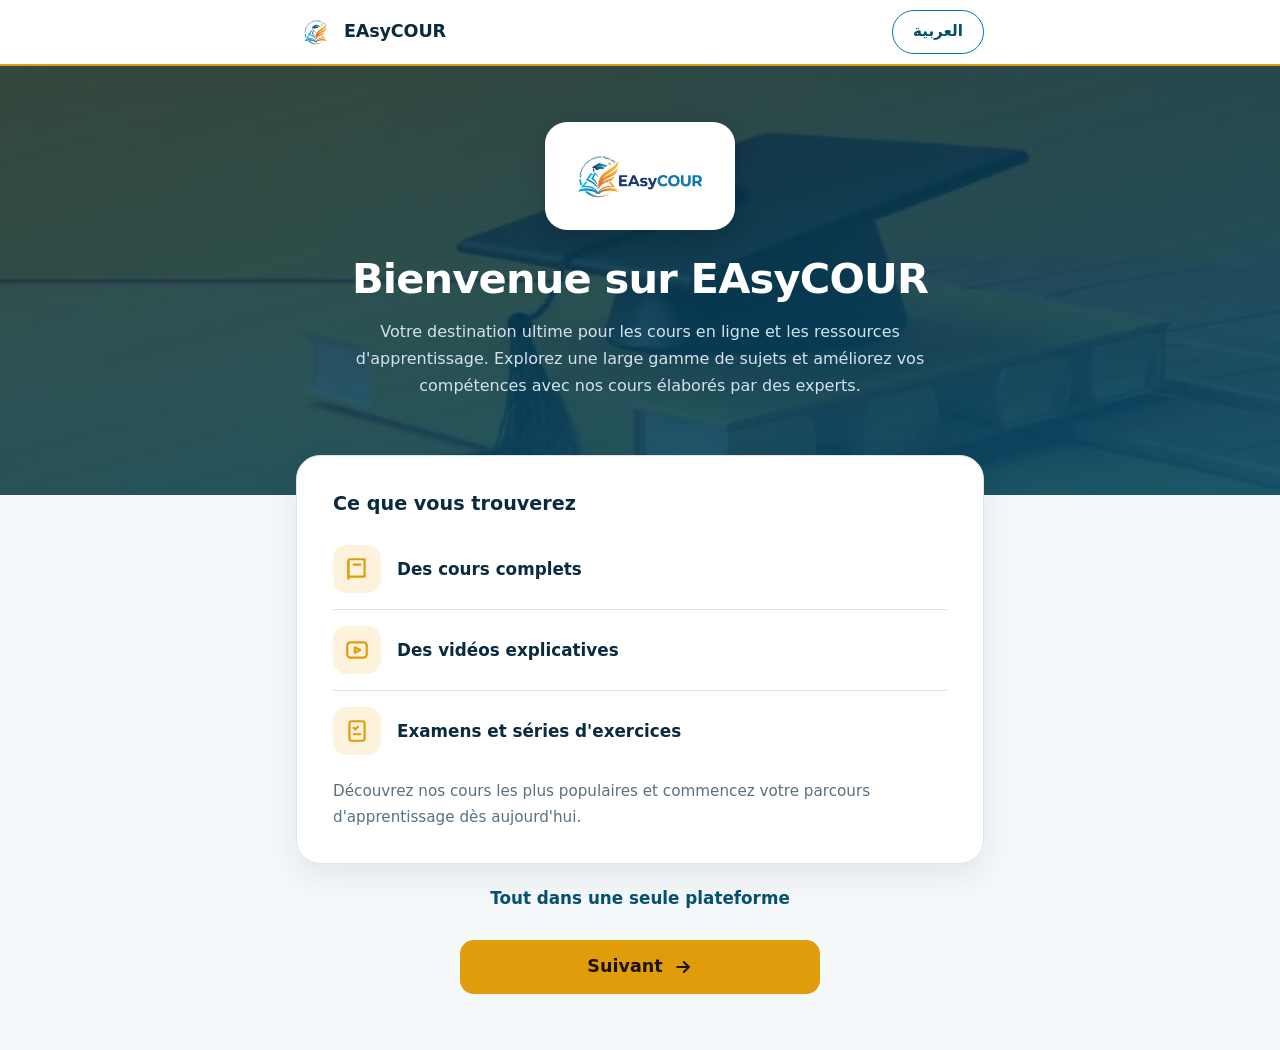
<file: index.html>
<!DOCTYPE html>
<html lang="fr" dir="ltr">
<head>
    <meta charset="UTF-8">
    <meta name="viewport" content="width=device-width, initial-scale=1.0, viewport-fit=cover">
    <meta name="theme-color" content="#0a2a3f">
    <title>EAsyCOUR - Cours, vidéos et exercices</title>
    <meta name="description" content="EAsyCOUR : cours complets, vidéos explicatives, examens et séries d'exercices du primaire au supérieur.">
    <link rel="preconnect" href="https://fonts.googleapis.com">
    <link rel="preconnect" href="https://fonts.gstatic.com" crossorigin>
    <link rel="stylesheet" href="https://fonts.googleapis.com/css2?family=Cairo:wght@400;700;800&display=swap" media="print" onload="this.media='all'">
    <noscript><link rel="stylesheet" href="https://fonts.googleapis.com/css2?family=Cairo:wght@400;700;800&display=swap"></noscript>
    <link rel="stylesheet" href="index.css">
</head>
<body>
    <header class="site-header">
        <div class="site-header__inner">
            <div class="brand">
                <img src="logo/logo1.png" alt="" onerror="this.style.display='none'">
                <span>EAsyCOUR</span>
            </div>
            <button id="lang-btn" class="lang-btn" type="button" aria-label="Changer de langue / تغيير اللغة">العربية</button>
        </div>
    </header>

    <main>
        <section class="hero">
            <div class="hero__inner">
                <div class="hero__logo">
                    <img src="logo/logo.png" alt="EAsyCOUR" onerror="this.replaceWith(Object.assign(document.createElement('span'),{className:'hero__logo-text',textContent:'EAsyCOUR'}))">
                </div>
                <h1 data-i18n="title">Bienvenue sur EAsyCOUR</h1>
                <p data-i18n="intro">Votre destination ultime pour les cours en ligne et les ressources d'apprentissage. Explorez une large gamme de sujets et améliorez vos compétences avec nos cours élaborés par des experts.</p>
            </div>
        </section>

        <div class="content">
            <section class="panel">
                <h2 data-i18n="featured">Ce que vous trouverez</h2>
                <ul class="features">
                    <li>
                        <span class="features__icon" aria-hidden="true">
                            <svg viewBox="0 0 24 24" fill="none" stroke="currentColor" stroke-width="2" stroke-linecap="round" stroke-linejoin="round"><path d="M4 5a2 2 0 0 1 2-2h13v16H6a2 2 0 0 0-2 2z"/><path d="M4 19V5"/><path d="M9 8h6"/></svg>
                        </span>
                        <span data-i18n="f1">Des cours complets</span>
                    </li>
                    <li>
                        <span class="features__icon" aria-hidden="true">
                            <svg viewBox="0 0 24 24" fill="none" stroke="currentColor" stroke-width="2" stroke-linecap="round" stroke-linejoin="round"><rect x="3" y="5" width="18" height="14" rx="3"/><path d="m10 9.5 5 2.5-5 2.5z"/></svg>
                        </span>
                        <span data-i18n="f2">Des vidéos explicatives</span>
                    </li>
                    <li>
                        <span class="features__icon" aria-hidden="true">
                            <svg viewBox="0 0 24 24" fill="none" stroke="currentColor" stroke-width="2" stroke-linecap="round" stroke-linejoin="round"><rect x="5" y="3" width="14" height="18" rx="2"/><path d="m9 9 1.5 1.5L13 8"/><path d="M9 15h6"/></svg>
                        </span>
                        <span data-i18n="f3">Examens et séries d'exercices</span>
                    </li>
                </ul>
                <p class="panel__note" data-i18n="note">Découvrez nos cours les plus populaires et commencez votre parcours d'apprentissage dès aujourd'hui.</p>
            </section>

            <p class="tagline" data-i18n="tagline">Tout dans une seule plateforme</p>
        </div>
    </main>

    <div class="cta-bar">
        <div class="cta-bar__inner">
            <button id="next-btn" class="cta" type="button">
                <span data-i18n="next">Suivant</span>
                <svg viewBox="0 0 24 24" fill="none" stroke="currentColor" stroke-width="2.5" stroke-linecap="round" stroke-linejoin="round" aria-hidden="true"><path d="M5 12h14"/><path d="m13 6 6 6-6 6"/></svg>
            </button>
        </div>
    </div>

    <script>
        var NEXT_PAGE = "home.html";

        var I18N = {
            fr: {
                title: "Bienvenue sur EAsyCOUR",
                intro: "Votre destination ultime pour les cours en ligne et les ressources d'apprentissage. Explorez une large gamme de sujets et améliorez vos compétences avec nos cours élaborés par des experts.",
                featured: "Ce que vous trouverez",
                f1: "Des cours complets",
                f2: "Des vidéos explicatives",
                f3: "Examens et séries d'exercices",
                note: "Découvrez nos cours les plus populaires et commencez votre parcours d'apprentissage dès aujourd'hui.",
                tagline: "Tout dans une seule plateforme",
                next: "Suivant",
                btn: "العربية"
            },
            ar: {
                title: "مرحباً بك في EAsyCOUR",
                intro: "وجهتك المثالية للدروس عبر الإنترنت وموارد التعلم. استكشف مجموعة واسعة من المواضيع وطوّر مهاراتك مع دروس أعدّها خبراء.",
                featured: "ما ستجده على المنصة",
                f1: "دروس كاملة",
                f2: "فيديوهات شرح",
                f3: "امتحانات وسلاسل تمارين",
                note: "اكتشف دروسنا الأكثر شعبية وابدأ رحلة التعلم اليوم.",
                tagline: "كل شيء في منصة واحدة",
                next: "التالي",
                btn: "Français"
            }
        };

        var currentLang = "fr";

        function applyLang(lang) {
            currentLang = lang;
            var t = I18N[lang];
            document.documentElement.lang = lang;
            document.documentElement.dir = lang === "ar" ? "rtl" : "ltr";
            document.querySelectorAll("[data-i18n]").forEach(function (el) {
                var key = el.getAttribute("data-i18n");
                if (t[key]) el.textContent = t[key];
            });
            document.getElementById("lang-btn").textContent = t.btn;
            try { localStorage.setItem("easycour_lang", lang); } catch (e) {}
        }

        function toggleLang() {
            applyLang(currentLang === "fr" ? "ar" : "fr");
        }

        function goNext() {
            window.location.href = NEXT_PAGE;
        }

        document.getElementById("lang-btn").addEventListener("click", toggleLang);
        document.getElementById("next-btn").addEventListener("click", goNext);

        (function () {
            var saved = null;
            try { saved = localStorage.getItem("easycour_lang"); } catch (e) {}
            if (saved === "ar") applyLang("ar");
        })();
    </script>
</body>
</html>
</file>
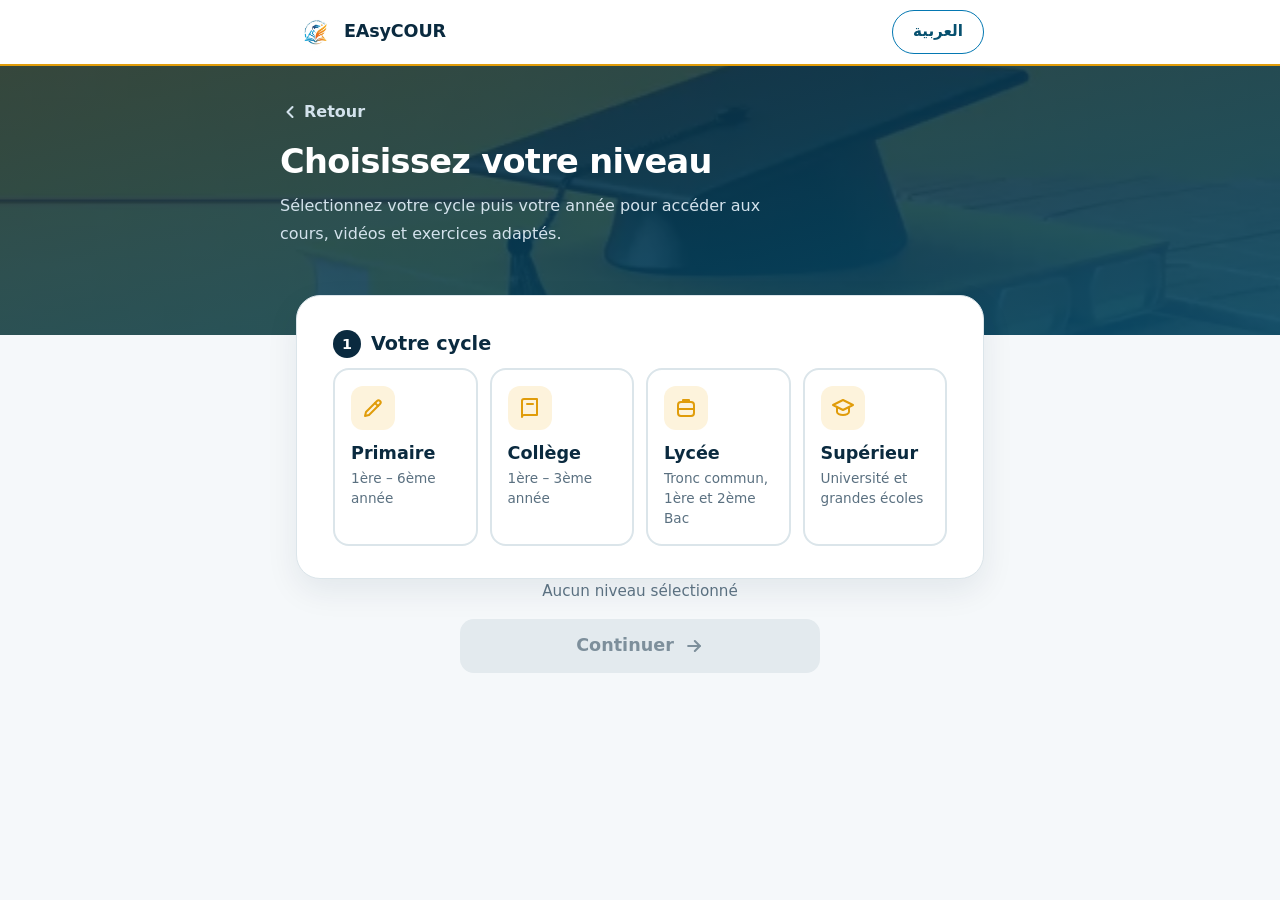
<file: courses.html>
<!DOCTYPE html>
<html lang="fr" dir="ltr">
<head>
    <meta charset="UTF-8">
    <meta name="viewport" content="width=device-width, initial-scale=1.0, viewport-fit=cover">
    <meta name="theme-color" content="#0a2a3f">
    <title>EAsyCOUR - Matières</title>
    <meta name="description" content="Choisissez une matière pour accéder aux cours, vidéos, exercices et examens.">
    <link rel="preconnect" href="https://fonts.googleapis.com">
    <link rel="preconnect" href="https://fonts.gstatic.com" crossorigin>
    <link rel="stylesheet" href="https://fonts.googleapis.com/css2?family=Cairo:wght@400;700;800&display=swap" media="print" onload="this.media='all'">
    <noscript><link rel="stylesheet" href="https://fonts.googleapis.com/css2?family=Cairo:wght@400;700;800&display=swap"></noscript>
    <link rel="stylesheet" href="index.css">
    <link rel="stylesheet" href="home.css">
    <link rel="stylesheet" href="courses.css">
</head>
<body class="plain">
    <header class="site-header">
        <div class="site-header__inner">
            <a class="brand" href="index.html">
                <img src="logo/logo1.png" alt="" onerror="this.style.display='none'">
                <span>EAsyCOUR</span>
            </a>
            <button id="lang-btn" class="lang-btn" type="button" aria-label="Changer de langue / تغيير اللغة">العربية</button>
        </div>
    </header>

    <main>
        <section class="hero hero--compact">
            <div class="hero__inner">
                <a class="back-link" href="home.html">
                    <svg viewBox="0 0 24 24" fill="none" stroke="currentColor" stroke-width="2.5" stroke-linecap="round" stroke-linejoin="round" aria-hidden="true"><path d="m15 6-6 6 6 6"/></svg>
                    <span data-i18n="back">Retour</span>
                </a>
                <h1 data-i18n="title">Vos matières</h1>
                <p data-i18n="intro">Choisissez une matière pour accéder aux cours, vidéos, exercices et examens.</p>
            </div>
        </section>

        <div class="content">
            <section class="panel">
                <div class="level-pill">
                    <span id="level-name"></span>
                    <a href="home.html" data-i18n="change">Changer de niveau</a>
                </div>
                <ul id="subject-grid" class="subject-grid"></ul>
            </section>
        </div>
    </main>

    <footer class="site-footer"><span data-i18n="footer"></span></footer>

    <script src="content.js"></script>
    <script src="shared.js"></script>
    <script>
        if (!EC.level()) {
            location.replace("home.html");
        } else {
            EC.init({
                fr: { title: "Vos matières", intro: "Choisissez une matière pour accéder aux cours, vidéos, exercices et examens.", change: "Changer de niveau", res: "ressources" },
                ar: { title: "موادك الدراسية", intro: "اختر مادة للوصول إلى الدروس والفيديوهات والتمارين والامتحانات.", change: "تغيير المستوى", res: "مورد" }
            }, render);
        }

        function render() {
            var lv = EC.level();
            document.title = "EAsyCOUR - " + EC.t("title");
            document.getElementById("level-name").textContent = EC.levelLabel();
            var list = EASYCOUR.subjects[lv.cycle] || [];
            document.getElementById("subject-grid").innerHTML = list.map(function (s) {
                var n = EC.count(EC.res(s.id));
                return '<li><a class="subject-card" style="--h:' + s.h + '" href="subject.html?s=' + encodeURIComponent(s.id) + '">' +
                    '<span class="subject-card__tile" aria-hidden="true">' + EC.esc(s.ab) + '</span>' +
                    '<span class="subject-card__name">' + EC.esc(EC.tr(s)) + '</span>' +
                    '<span class="subject-card__count">' + (n ? n + " " + EC.t("res") : EC.t("soon")) + '</span></a></li>';
            }).join("");
        }
    </script>
</body>
</html>
</file>
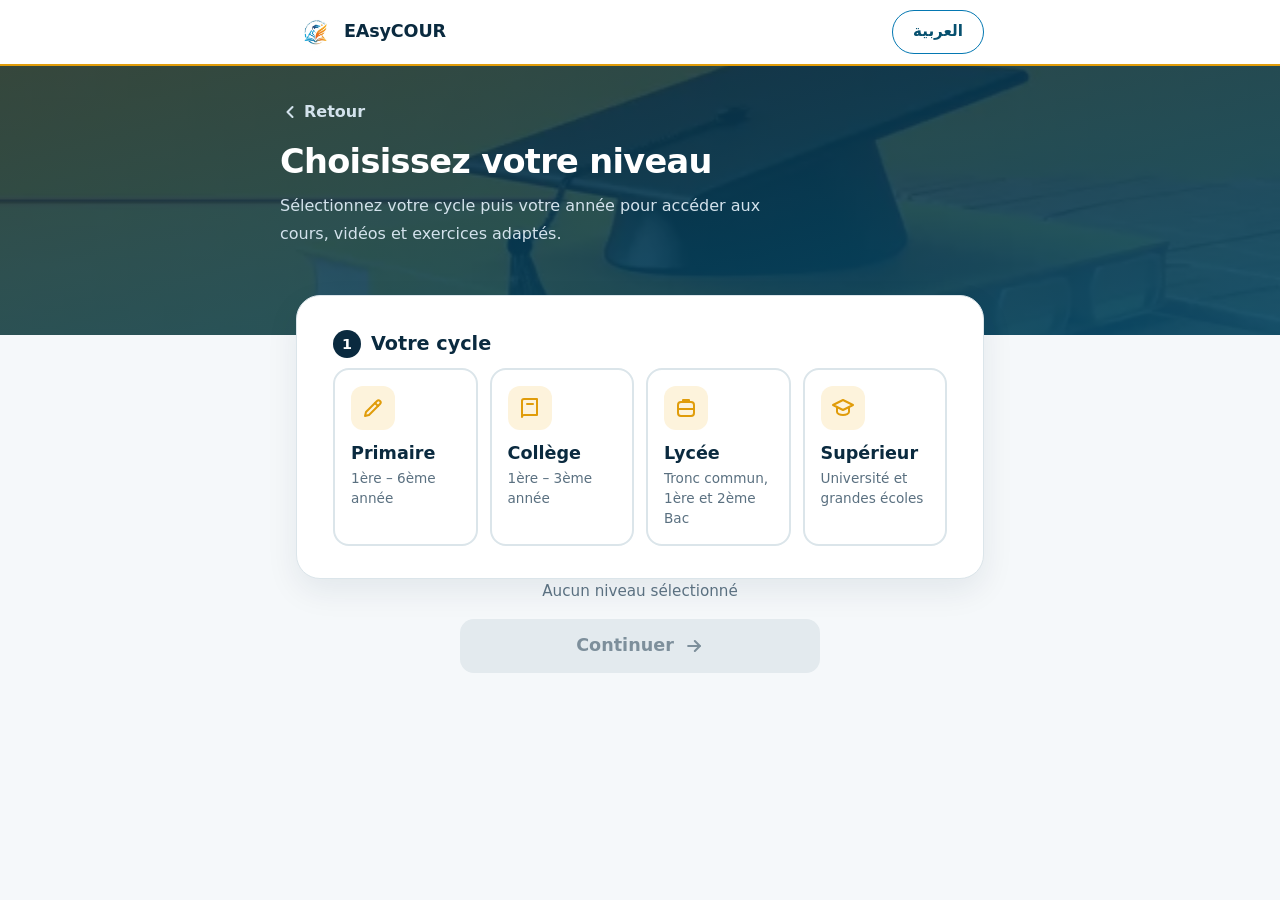
<file: home.html>
<!DOCTYPE html>
<html lang="fr" dir="ltr">
<head>
    <meta charset="UTF-8">
    <meta name="viewport" content="width=device-width, initial-scale=1.0, viewport-fit=cover">
    <meta name="theme-color" content="#0a2a3f">
    <title>EAsyCOUR - Choisissez votre niveau</title>
    <meta name="description" content="Choisissez votre cycle et votre année pour accéder aux cours, vidéos et exercices adaptés.">
    <link rel="preconnect" href="https://fonts.googleapis.com">
    <link rel="preconnect" href="https://fonts.gstatic.com" crossorigin>
    <link rel="stylesheet" href="https://fonts.googleapis.com/css2?family=Cairo:wght@400;700;800&display=swap" media="print" onload="this.media='all'">
    <noscript><link rel="stylesheet" href="https://fonts.googleapis.com/css2?family=Cairo:wght@400;700;800&display=swap"></noscript>
    <link rel="stylesheet" href="index.css">
    <link rel="stylesheet" href="home.css">
</head>
<body class="has-summary">
    <header class="site-header">
        <div class="site-header__inner">
            <div class="brand">
                <img src="logo/logo1.png" alt="" onerror="this.style.display='none'">
                <span>EAsyCOUR</span>
            </div>
            <button id="lang-btn" class="lang-btn" type="button" aria-label="Changer de langue / تغيير اللغة">العربية</button>
        </div>
    </header>

    <main>
        <section class="hero hero--compact">
            <div class="hero__inner">
                <a class="back-link" href="index.html">
                    <svg viewBox="0 0 24 24" fill="none" stroke="currentColor" stroke-width="2.5" stroke-linecap="round" stroke-linejoin="round" aria-hidden="true"><path d="m15 6-6 6 6 6"/></svg>
                    <span data-i18n="back">Retour</span>
                </a>
                <h1 data-i18n="title">Choisissez votre niveau</h1>
                <p data-i18n="intro">Sélectionnez votre cycle puis votre année pour accéder aux cours, vidéos et exercices adaptés.</p>
            </div>
        </section>

        <div class="content">
            <section class="panel">
                <div class="step">
                    <h2 class="step__label" id="cycle-label"><span class="step__num">1</span><span data-i18n="step1">Votre cycle</span></h2>
                    <div id="cycle-grid" class="level-grid" role="radiogroup" aria-labelledby="cycle-label"></div>
                </div>

                <div class="step" id="year-step" hidden>
                    <h2 class="step__label" id="year-label"><span class="step__num">2</span><span data-i18n="step2">Votre année</span></h2>
                    <div id="year-chips" class="chips" role="radiogroup" aria-labelledby="year-label"></div>
                </div>
            </section>
        </div>
    </main>

    <div class="cta-bar">
        <div class="cta-bar__inner">
            <p id="summary" class="cta-summary" aria-live="polite"></p>
            <button id="next-btn" class="cta" type="button" disabled>
                <span data-i18n="cont">Continuer</span>
                <svg viewBox="0 0 24 24" fill="none" stroke="currentColor" stroke-width="2.5" stroke-linecap="round" stroke-linejoin="round" aria-hidden="true"><path d="M5 12h14"/><path d="m13 6 6 6-6 6"/></svg>
            </button>
        </div>
    </div>

    <script>
        var NEXT_PAGE = "courses.html";
        var LANG_KEY = "easycour_lang";
        var LEVEL_KEY = "easycour_level";

        var UI = {
            fr: {
                back: "Retour",
                title: "Choisissez votre niveau",
                intro: "Sélectionnez votre cycle puis votre année pour accéder aux cours, vidéos et exercices adaptés.",
                step1: "Votre cycle",
                step2: "Votre année",
                cont: "Continuer",
                none: "Aucun niveau sélectionné",
                chosen: "Niveau choisi : ",
                btn: "العربية"
            },
            ar: {
                back: "رجوع",
                title: "اختر مستواك الدراسي",
                intro: "حدّد السلك ثم السنة للوصول إلى الدروس والفيديوهات والتمارين المناسبة لك.",
                step1: "السلك الدراسي",
                step2: "السنة",
                cont: "متابعة",
                none: "لم تختر مستوى بعد",
                chosen: "المستوى المختار: ",
                btn: "Français"
            }
        };

        var CYCLES = [
            { id: "primaire", fr: "Primaire", ar: "الابتدائي",
              capFr: "1ère – 6ème année", capAr: "من السنة الأولى إلى السادسة",
              icon: '<path d="M4 20l4-1 11-11a2.1 2.1 0 0 0-3-3L5 16z"/><path d="m14 7 3 3"/>',
              years: [
                { id: "1", fr: "1ère année", ar: "السنة الأولى" },
                { id: "2", fr: "2ème année", ar: "السنة الثانية" },
                { id: "3", fr: "3ème année", ar: "السنة الثالثة" },
                { id: "4", fr: "4ème année", ar: "السنة الرابعة" },
                { id: "5", fr: "5ème année", ar: "السنة الخامسة" },
                { id: "6", fr: "6ème année", ar: "السنة السادسة" }
              ] },
            { id: "college", fr: "Collège", ar: "الإعدادي",
              capFr: "1ère – 3ème année", capAr: "من السنة الأولى إلى الثالثة",
              icon: '<path d="M4 5a2 2 0 0 1 2-2h13v16H6a2 2 0 0 0-2 2z"/><path d="M4 19V5"/><path d="M9 8h6"/>',
              years: [
                { id: "1", fr: "1ère année", ar: "السنة الأولى" },
                { id: "2", fr: "2ème année", ar: "السنة الثانية" },
                { id: "3", fr: "3ème année", ar: "السنة الثالثة" }
              ] },
            { id: "lycee", fr: "Lycée", ar: "الثانوي",
              capFr: "Tronc commun, 1ère et 2ème Bac", capAr: "الجذع المشترك والباكالوريا",
              icon: '<rect x="4" y="6" width="16" height="14" rx="3"/><path d="M9 6V4h6v2"/><path d="M4 13h16"/>',
              years: [
                { id: "tc", fr: "Tronc commun", ar: "الجذع المشترك" },
                { id: "1bac", fr: "1ère Bac", ar: "الأولى باكالوريا" },
                { id: "2bac", fr: "2ème Bac", ar: "الثانية باكالوريا" }
              ] },
            { id: "superieur", fr: "Supérieur", ar: "التعليم العالي",
              capFr: "Université et grandes écoles", capAr: "الجامعة والمعاهد العليا",
              icon: '<path d="m2 9 10-5 10 5-10 5z"/><path d="M6 11.5V16c0 1.5 2.7 3 6 3s6-1.5 6-3v-4.5"/>',
              years: [] }
        ];

        var state = { lang: "fr", cycle: null, year: null };

        function label(o) { return o[state.lang]; }
        function getCycle() { return CYCLES.filter(function (c) { return c.id === state.cycle; })[0] || null; }
        function getYear() {
            var c = getCycle();
            if (!c || !state.year) return null;
            return c.years.filter(function (y) { return y.id === state.year; })[0] || null;
        }
        function isComplete() {
            var c = getCycle();
            return !!c && (c.years.length === 0 || !!getYear());
        }

        function render() {
            var t = UI[state.lang];
            document.documentElement.lang = state.lang;
            document.documentElement.dir = state.lang === "ar" ? "rtl" : "ltr";
            document.title = "EAsyCOUR - " + t.title;
            document.querySelectorAll("[data-i18n]").forEach(function (el) {
                var k = el.getAttribute("data-i18n");
                if (t[k]) el.textContent = t[k];
            });
            document.getElementById("lang-btn").textContent = t.btn;

            // بطاقات الأسلاك
            document.getElementById("cycle-grid").innerHTML = CYCLES.map(function (c) {
                return '<button type="button" role="radio" class="level-card" data-cycle="' + c.id +
                    '" aria-checked="' + (state.cycle === c.id) + '">' +
                    '<span class="level-card__icon" aria-hidden="true"><svg viewBox="0 0 24 24" fill="none" stroke="currentColor" stroke-width="2" stroke-linecap="round" stroke-linejoin="round">' + c.icon + '</svg></span>' +
                    '<span class="level-card__name">' + label(c) + '</span>' +
                    '<span class="level-card__cap">' + (state.lang === "ar" ? c.capAr : c.capFr) + '</span>' +
                    '</button>';
            }).join("");

            // السنوات
            var c = getCycle();
            var yearStep = document.getElementById("year-step");
            if (c && c.years.length) {
                document.getElementById("year-chips").innerHTML = c.years.map(function (y) {
                    return '<button type="button" role="radio" class="chip" data-year="' + y.id +
                        '" aria-checked="' + (state.year === y.id) + '">' + label(y) + '</button>';
                }).join("");
                yearStep.hidden = false;
            } else {
                yearStep.hidden = true;
            }

            var summary = document.getElementById("summary");
            if (c) {
                var y = getYear();
                summary.innerHTML = t.chosen + "<strong>" + label(c) + (y ? " · " + label(y) : "") + "</strong>";
            } else {
                summary.textContent = t.none;
            }
            document.getElementById("next-btn").disabled = !isComplete();
        }

        function setLang(lang) {
            state.lang = lang;
            try { localStorage.setItem(LANG_KEY, lang); } catch (e) {}
            render();
        }

        function selectCycle(id) {
            var changed = state.cycle !== id;
            state.cycle = id;
            if (changed) state.year = null;
            render();
            var c = getCycle();
            if (changed && c && c.years.length) {
                document.getElementById("year-step").scrollIntoView({ behavior: "smooth", block: "nearest" });
            }
        }

        function goNext() {
            if (!isComplete()) return;
            try { localStorage.setItem(LEVEL_KEY, JSON.stringify({ cycle: state.cycle, year: state.year })); } catch (e) {}
            window.location.href = NEXT_PAGE;
        }

        document.getElementById("lang-btn").addEventListener("click", function () {
            setLang(state.lang === "fr" ? "ar" : "fr");
        });
        document.getElementById("next-btn").addEventListener("click", goNext);
        document.getElementById("cycle-grid").addEventListener("click", function (e) {
            var b = e.target.closest("[data-cycle]");
            if (!b) return;
            var id = b.getAttribute("data-cycle");
            selectCycle(id);
            var again = document.querySelector('[data-cycle="' + id + '"]');
            if (again) again.focus({ preventScroll: true });
        });
        document.getElementById("year-chips").addEventListener("click", function (e) {
            var b = e.target.closest("[data-year]");
            if (!b) return;
            var yid = b.getAttribute("data-year");
            state.year = yid;
            render();
            var again = document.querySelector('[data-year="' + yid + '"]');
            if (again) again.focus({ preventScroll: true });
        });


        (function () {
            try {
                var l = localStorage.getItem(LANG_KEY);
                if (l === "ar" || l === "fr") state.lang = l;
                var saved = JSON.parse(localStorage.getItem(LEVEL_KEY) || "null");
                if (saved && saved.cycle) { state.cycle = saved.cycle; state.year = saved.year || null; }
            } catch (e) {}
            if (!getCycle()) { state.cycle = null; state.year = null; }
            else if (state.year && !getYear()) state.year = null;
            render();
        })();
    </script>
</body>
</html>
</file>
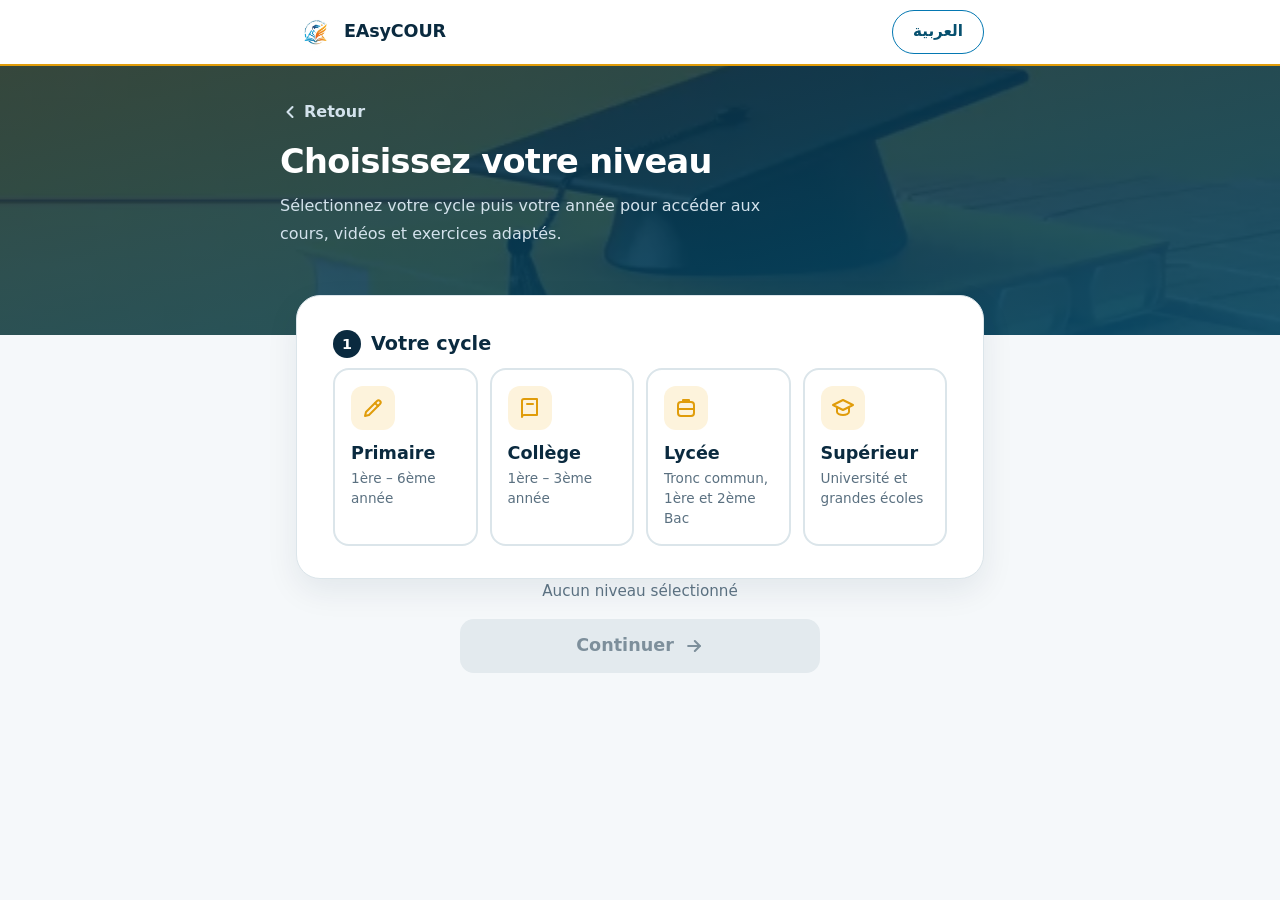
<file: subject.html>
<!DOCTYPE html>
<html lang="fr" dir="ltr">
<head>
    <meta charset="UTF-8">
    <meta name="viewport" content="width=device-width, initial-scale=1.0, viewport-fit=cover">
    <meta name="theme-color" content="#0a2a3f">
    <title>EAsyCOUR</title>
    <link rel="preconnect" href="https://fonts.googleapis.com">
    <link rel="preconnect" href="https://fonts.gstatic.com" crossorigin>
    <link rel="stylesheet" href="https://fonts.googleapis.com/css2?family=Cairo:wght@400;700;800&display=swap" media="print" onload="this.media='all'">
    <noscript><link rel="stylesheet" href="https://fonts.googleapis.com/css2?family=Cairo:wght@400;700;800&display=swap"></noscript>
    <link rel="stylesheet" href="index.css">
    <link rel="stylesheet" href="home.css">
    <link rel="stylesheet" href="courses.css">
</head>
<body class="plain">
    <header class="site-header">
        <div class="site-header__inner">
            <a class="brand" href="index.html">
                <img src="logo/logo1.png" alt="" onerror="this.style.display='none'">
                <span>EAsyCOUR</span>
            </a>
            <button id="lang-btn" class="lang-btn" type="button" aria-label="Changer de langue / تغيير اللغة">العربية</button>
        </div>
    </header>

    <main>
        <section class="hero hero--compact">
            <div class="hero__inner">
                <a class="back-link" href="courses.html">
                    <svg viewBox="0 0 24 24" fill="none" stroke="currentColor" stroke-width="2.5" stroke-linecap="round" stroke-linejoin="round" aria-hidden="true"><path d="m15 6-6 6 6 6"/></svg>
                    <span data-i18n="back">Retour</span>
                </a>
                <h1 id="subject-name"></h1>
                <p id="level-name"></p>
            </div>
        </section>

        <div class="content">
            <section class="panel">
                <div id="tabs" class="tabs" role="tablist"></div>
                <input id="search" class="search" type="search" data-i18n-ph="search" placeholder="Rechercher…" aria-label="Rechercher">
                <div id="list" role="tabpanel" aria-live="polite"></div>
            </section>
        </div>
    </main>

    <footer class="site-footer"><span data-i18n="footer"></span></footer>

    <script src="content.js"></script>
    <script src="shared.js"></script>
    <script>
        var TABS = ["cours", "videos", "exercices", "examens"];
        var SUBJECT = null, tab = null, query = "", shown = [];
        var FILE_EXT = ["pdf", "doc", "docx", "ppt", "pptx", "xls", "xlsx", "zip"];

        var lv = EC.level();
        if (!lv) {
            location.replace("home.html");
        } else {
            var sid = new URLSearchParams(location.search).get("s");
            SUBJECT = (EASYCOUR.subjects[lv.cycle] || []).filter(function (s) { return s.id === sid; })[0];
            if (!SUBJECT) location.replace("courses.html");
        }

        if (SUBJECT) {
            var h = (location.hash || "").slice(1);
            if (TABS.indexOf(h) >= 0) tab = h;
            else {
                var r0 = EC.res(SUBJECT.id);
                tab = TABS.filter(function (k) { return r0[k].length; })[0] || "cours";
            }
            EC.init({
                fr: { search: "Rechercher dans cette section…", cours: "Cours", videos: "Vidéos", exercices: "Exercices", examens: "Examens",
                      open: "Ouvrir", corr: "Correction", play: "Lire la vidéo", none: "Aucun résultat",
                      soonHint: "Les ressources de cette section seront ajoutées prochainement." },
                ar: { search: "ابحث في هذا القسم…", cours: "الدروس", videos: "الفيديوهات", exercices: "التمارين", examens: "الامتحانات",
                      open: "فتح", corr: "التصحيح", play: "تشغيل الفيديو", none: "لا توجد نتائج",
                      soonHint: "ستتم إضافة موارد هذا القسم قريباً." }
            }, render);
            document.getElementById("search").addEventListener("input", function (e) {
                query = e.target.value.trim().toLowerCase();
                renderList();
            });
            document.getElementById("tabs").addEventListener("click", function (e) {
                var b = e.target.closest("[data-tab]");
                if (!b) return;
                tab = b.getAttribute("data-tab");
                try { history.replaceState(null, "", "#" + tab); } catch (err) {}
                renderTabs();
                renderList();
                var again = document.querySelector('[data-tab="' + tab + '"]');
                if (again) again.focus();
            });
            document.getElementById("list").addEventListener("click", function (e) {
                var b = e.target.closest("[data-video]");
                if (b) playVideo(b, shown[+b.getAttribute("data-video")]);
            });
        }

        function render() {
            document.title = "EAsyCOUR - " + EC.tr(SUBJECT);
            document.getElementById("subject-name").textContent = EC.tr(SUBJECT);
            document.getElementById("level-name").textContent = EC.levelLabel();
            renderTabs();
            renderList();
        }

        function renderTabs() {
            var r = EC.res(SUBJECT.id);
            document.getElementById("tabs").innerHTML = TABS.map(function (k) {
                return '<button type="button" role="tab" class="tab" data-tab="' + k + '" aria-selected="' + (k === tab) + '">' +
                    EC.t(k) + '<span class="tab__n">' + r[k].length + '</span></button>';
            }).join("");
        }

        function matches(it) {
            return !query || EC.tr(it.t).toLowerCase().indexOf(query) >= 0 || EC.tr(it.desc).toLowerCase().indexOf(query) >= 0;
        }

        function renderList() {
            var all = EC.res(SUBJECT.id)[tab];
            shown = all.filter(matches);
            var box = document.getElementById("list");
            if (!shown.length) {
                box.innerHTML = '<div class="empty"><strong>' + EC.t(all.length ? "none" : "soon") + '</strong>' +
                    (all.length ? "" : EC.t("soonHint")) + '</div>';
                return;
            }
            if (tab === "videos") {
                box.innerHTML = '<ul class="video-grid">' + shown.map(videoItem).join("") + '</ul>';
            } else {
                if (tab === "examens") {
                    shown = shown.slice().sort(function (a, b) { return (b.year || 0) - (a.year || 0); });
                }
                var last = null, html = "";
                shown.forEach(function (it) {
                    if (tab === "examens" && it.year && it.year !== last) {
                        html += '<li class="res-group">' + EC.esc(it.year) + '</li>';
                        last = it.year;
                    }
                    html += fileItem(it);
                });
                box.innerHTML = '<ul class="res-list">' + html + '</ul>';
            }
        }

        function fileItem(it) {
            var url = it.url || "#";
            var ext = url.split("?")[0].split(".").pop().toLowerCase();
            var badge = FILE_EXT.indexOf(ext) >= 0 ? ext.toUpperCase() : "WEB";
            var desc = EC.tr(it.desc);
            return '<li class="res-item"><span class="res-badge" aria-hidden="true">' + badge + '</span>' +
                '<div class="res-body"><h3>' + EC.esc(EC.tr(it.t)) + '</h3>' + (desc ? '<p>' + EC.esc(desc) + '</p>' : '') + '</div>' +
                '<div class="res-actions"><a class="btn btn--primary" href="' + EC.esc(url) + '" target="_blank" rel="noopener">' + EC.t("open") + '</a>' +
                (it.corr ? '<a class="btn" href="' + EC.esc(it.corr) + '" target="_blank" rel="noopener">' + EC.t("corr") + '</a>' : '') +
                '</div></li>';
        }

        function videoItem(it, i) {
            var title = EC.esc(EC.tr(it.t)), desc = EC.tr(it.desc);
            var thumb = it.poster || (it.youtube ? "https://i.ytimg.com/vi/" + encodeURIComponent(it.youtube) + "/hqdefault.jpg" : "");
            return '<li class="video"><div class="video__frame">' +
                '<button type="button" class="video__thumb" data-video="' + i + '" aria-label="' + EC.t("play") + ' : ' + title + '">' +
                (thumb ? '<img src="' + EC.esc(thumb) + '" alt="" loading="lazy">' : '') +
                '<span class="video__play" aria-hidden="true"><svg viewBox="0 0 24 24" fill="currentColor"><path d="M8 5v14l11-7z"/></svg></span>' +
                '</button></div><h3>' + title + '</h3>' + (desc ? '<p>' + EC.esc(desc) + '</p>' : '') + '</li>';
        }

        function playVideo(btn, it) {
            var frame = btn.parentNode, el;
            if (it.youtube) {
                el = document.createElement("iframe");
                el.src = "https://www.youtube-nocookie.com/embed/" + encodeURIComponent(it.youtube) + "?autoplay=1&rel=0";
                el.allow = "autoplay; encrypted-media; picture-in-picture; fullscreen";
                el.allowFullscreen = true;
                el.title = EC.tr(it.t);
            } else if (it.src) {
                el = document.createElement("video");
                el.src = it.src;
                el.controls = true;
                el.autoplay = true;
                if (it.poster) el.poster = it.poster;
            } else return;
            frame.innerHTML = "";
            frame.appendChild(el);
        }
    </script>
</body>
</html>
</file>
<file: index.css>
:root {
  --font-ar: "Cairo", "Noto Sans Arabic", "Segoe UI", Tahoma, sans-serif;

  --ink: #0a2a3f;
  --blue: #0478b2;
  --blue-deep: #06506f;
  --blue-tint: #eaf5fb;
  --amber: #e09c0a;
  --amber-hover: #ebaa22;
  --amber-soft: #fdf3dc;
  --paper: #f5f8fa;
  --line: #dbe5ea;
  --text: #1d3342;
  --muted: #5a7080;
  --radius: 16px;
  --safe-bottom: env(safe-area-inset-bottom, 0px);
  --shadow: 0 12px 32px rgba(10, 42, 63, 0.08);
}

*, *::before, *::after { box-sizing: border-box; margin: 0; padding: 0; }

[hidden] { display: none !important; }

html { -webkit-text-size-adjust: 100%; scroll-behavior: smooth; }

body {
  font-family: system-ui, -apple-system, "Segoe UI", "Noto Sans Arabic", Tahoma, Roboto, "Helvetica Neue", Arial, sans-serif;
  background: var(--paper);
  color: var(--text);
  line-height: 1.7;
  min-height: 100vh;
  min-height: 100dvh;
  display: flex;
  flex-direction: column;
  padding-bottom: calc(88px + var(--safe-bottom));
  -webkit-font-smoothing: antialiased;
}

:focus-visible { outline: 3px solid var(--amber); outline-offset: 2px; }

.site-header {
  position: sticky;
  top: 0;
  z-index: 20;
  background: #fff;
  border-bottom: 2px solid var(--amber);
  padding-top: env(safe-area-inset-top, 0px);
}
.site-header__inner {
  max-width: 720px;
  margin: 0 auto;
  padding: 10px 16px;
  display: flex;
  align-items: center;
  justify-content: space-between;
  gap: 12px;
}
.brand {
  display: flex;
  align-items: center;
  gap: 10px;
  font-weight: 800;
  font-size: 1.1rem;
  color: var(--ink);
  letter-spacing: -0.01em;
}
.brand img {
  width: 38px;
  height: 38px;
  border-radius: 50%;
  object-fit: cover;
}
.lang-btn {
  min-height: 44px;
  min-width: 92px;
  padding: 0 16px;
  border: 1.5px solid var(--blue);
  border-radius: 999px;
  background: #fff;
  color: var(--blue-deep);
  font: inherit;
  font-size: 0.95rem;
  font-weight: 700;
  cursor: pointer;
  transition: background 0.15s, color 0.15s;
}
.lang-btn:hover { background: var(--blue); color: #fff; }

.hero {
  background:
    linear-gradient(165deg, rgba(10, 42, 63, 0.82), rgba(6, 80, 111, 0.9)),
    url("logo/background.jpg") center / cover no-repeat,
    var(--ink);
  color: #fff;
  padding: 36px 20px 72px;
  text-align: center;
}
.hero__inner { max-width: 720px; margin: 0 auto; }
.hero__logo {
  display: inline-grid;
  place-items: center;
  background: #fff;
  border-radius: 22px;
  padding: 14px 22px;
  margin-bottom: 24px;
  min-width: 120px;
  min-height: 72px;
  box-shadow: 0 8px 24px rgba(0, 0, 0, 0.18);
}
.hero__logo img {
  display: block;
  width: auto;
  max-width: 200px;
  max-height: 80px;
  height: auto;
}
.hero__logo-text { font-weight: 800; color: var(--ink); font-size: 1.4rem; }
.hero h1 {
  font-size: clamp(1.75rem, 7vw, 2.6rem);
  font-weight: 800;
  line-height: 1.2;
  letter-spacing: -0.02em;
  margin-bottom: 14px;
  text-wrap: balance;
}
.hero p {
  max-width: 56ch;
  margin: 0 auto;
  color: #d3e2ec;
  font-size: 1rem;
}

.content {
  flex: 1;
  width: 100%;
  max-width: 720px;
  margin: -40px auto 0;
  padding: 0 16px;
}
.panel {
  background: #fff;
  border: 1px solid var(--line);
  border-radius: 24px;
  padding: 24px 20px;
  box-shadow: var(--shadow);
}
.panel h2 {
  font-size: 1.2rem;
  font-weight: 800;
  color: var(--ink);
  margin-bottom: 8px;
}

.features { list-style: none; margin: 8px 0 4px; }
.features li {
  display: flex;
  align-items: center;
  gap: 16px;
  padding: 16px 0;
  border-top: 1px solid var(--line);
  font-weight: 700;
  font-size: 1.05rem;
  color: var(--ink);
}
.features li:first-child { border-top: 0; }
.features__icon {
  flex: none;
  width: 48px;
  height: 48px;
  border-radius: 14px;
  background: var(--amber-soft);
  color: var(--amber);
  display: grid;
  place-items: center;
}
.features__icon svg { width: 26px; height: 26px; }

.panel__note { color: var(--muted); font-size: 0.95rem; margin-top: 8px; }

.tagline {
  margin: 20px 0 28px;
  text-align: center;
  font-weight: 800;
  color: var(--blue-deep);
  font-size: 1.05rem;
}


.cta-bar {
  position: fixed;
  inset-inline: 0;
  bottom: 0;
  z-index: 15;
  background: rgba(245, 248, 250, 0.94);
  -webkit-backdrop-filter: blur(10px);
  backdrop-filter: blur(10px);
  border-top: 1px solid var(--line);
  padding: 12px 16px calc(12px + var(--safe-bottom));
}
.cta-bar__inner { max-width: 720px; margin: 0 auto; }
.cta {
  width: 100%;
  min-height: 54px;
  border: 0;
  border-radius: 14px;
  background: var(--amber);
  color: #1b1405;
  font: inherit;
  font-size: 1.1rem;
  font-weight: 800;
  display: inline-flex;
  align-items: center;
  justify-content: center;
  gap: 10px;
  cursor: pointer;
  transition: transform 0.12s, background 0.15s, color 0.15s;
}
.cta:hover { background: var(--amber-hover); }
.cta:active { transform: scale(0.98); }
.cta:disabled {
  background: #e3eaee;
  color: #7d8f9b;
  cursor: not-allowed;
  transform: none;
}
.cta svg { width: 20px; height: 20px; }
[dir="rtl"] .cta svg { transform: scaleX(-1); }

@media (min-width: 720px) {
  body { padding-bottom: 0; }
  .hero { padding: 56px 24px 96px; }
  .panel { padding: 32px 36px; }
  .cta-bar {
    position: static;
    background: none;
    border: 0;
    padding: 0 16px 56px;
    -webkit-backdrop-filter: none;
    backdrop-filter: none;
  }
  .cta-bar__inner { max-width: 360px; }
}

@media (prefers-reduced-motion: reduce) {
  html { scroll-behavior: auto; }
  * { transition: none !important; }
}

html[lang="ar"] body,
html[lang="ar"] button {
  font-family: var(--font-ar);
}
html[lang="ar"] .hero h1 { line-height: 1.45; letter-spacing: 0; }
html[lang="ar"] body { line-height: 1.85; }
</file>
<file: home.css>
body.has-summary { padding-bottom: calc(132px + var(--safe-bottom)); }


.hero--compact { padding: 16px 20px 64px; text-align: start; }
.hero--compact .hero__inner { max-width: 720px; }
.hero--compact h1 { font-size: clamp(1.5rem, 6vw, 2.1rem); margin-bottom: 10px; }
.hero--compact p { margin: 0; max-width: 52ch; }

.back-link {
  display: inline-flex;
  align-items: center;
  gap: 4px;
  min-height: 44px;
  margin-bottom: 8px;
  padding-inline-end: 12px;
  color: #d3e2ec;
  font-weight: 700;
  text-decoration: none;
  border-radius: 999px;
}
.back-link:hover { color: #fff; }
.back-link svg { width: 20px; height: 20px; }
[dir="rtl"] .back-link svg { transform: scaleX(-1); }

.step + .step { margin-top: 28px; padding-top: 24px; border-top: 1px solid var(--line); }
.step__label {
  display: flex;
  align-items: center;
  gap: 10px;
  font-size: 1.1rem;
  margin-bottom: 14px;
}
.step__num {
  flex: none;
  width: 28px;
  height: 28px;
  border-radius: 50%;
  display: grid;
  place-items: center;
  background: var(--ink);
  color: #fff;
  font-size: 0.9rem;
  font-weight: 800;
  line-height: 1;
}

.level-grid { display: grid; grid-template-columns: repeat(2, 1fr); gap: 12px; }

.level-card {
  display: flex;
  flex-direction: column;
  align-items: flex-start;
  gap: 4px;
  min-height: 132px;
  padding: 16px;
  text-align: start;
  font: inherit;
  color: var(--text);
  background: #fff;
  border: 2px solid var(--line);
  border-radius: var(--radius);
  cursor: pointer;
  transition: border-color 0.15s, background 0.15s, box-shadow 0.15s;
}
.level-card:hover { border-color: var(--blue); }
.level-card__icon {
  width: 44px;
  height: 44px;
  margin-bottom: 8px;
  border-radius: 12px;
  display: grid;
  place-items: center;
  background: var(--amber-soft);
  color: var(--amber);
  transition: background 0.15s, color 0.15s;
}
.level-card__icon svg { width: 24px; height: 24px; }
.level-card__name { font-size: 1.1rem; font-weight: 800; color: var(--ink); line-height: 1.3; }
.level-card__cap { font-size: 0.85rem; color: var(--muted); line-height: 1.45; }

.level-card[aria-checked="true"] {
  border-color: var(--blue);
  background: var(--blue-tint);
  box-shadow: 0 0 0 3px rgba(4, 120, 178, 0.15);
}
.level-card[aria-checked="true"] .level-card__icon { background: var(--blue); color: #fff; }


.chips { display: flex; flex-wrap: wrap; gap: 10px; }
.chip {
  min-height: 46px;
  padding: 0 20px;
  font: inherit;
  font-weight: 700;
  color: var(--ink);
  background: #fff;
  border: 1.5px solid var(--line);
  border-radius: 999px;
  cursor: pointer;
  transition: background 0.15s, color 0.15s, border-color 0.15s;
}
.chip:hover { border-color: var(--blue); }
.chip[aria-checked="true"] { background: var(--ink); border-color: var(--ink); color: #fff; }

.cta-summary {
  margin-bottom: 10px;
  text-align: center;
  font-size: 0.95rem;
  color: var(--muted);
}
.cta-summary strong { color: var(--ink); }

@media (min-width: 720px) {
  body.has-summary { padding-bottom: 0; }
  .level-grid { grid-template-columns: repeat(4, 1fr); }
  .level-card { min-height: 148px; }
  .hero--compact { padding: 24px 24px 88px; }
  .cta-summary { margin-bottom: 14px; }
}
</file>
<file: courses.css>
body.plain { padding-bottom: 0; }
a.brand { text-decoration: none; }

.level-pill {
  display: flex;
  align-items: center;
  justify-content: space-between;
  gap: 12px;
  margin-bottom: 20px;
  padding: 12px 16px;
  background: var(--blue-tint);
  border-radius: 14px;
  color: var(--ink);
  font-weight: 800;
}
.level-pill a { color: var(--blue-deep); font-size: 0.9rem; font-weight: 700; white-space: nowrap; }

.subject-grid { display: grid; grid-template-columns: repeat(2, 1fr); gap: 12px; list-style: none; }
.subject-card {
  display: flex;
  flex-direction: column;
  gap: 4px;
  height: 100%;
  padding: 16px;
  background: #fff;
  border: 2px solid var(--line);
  border-radius: var(--radius);
  color: var(--ink);
  text-decoration: none;
  transition: border-color 0.15s, transform 0.12s;
}
.subject-card:hover { border-color: hsl(var(--h) 60% 45%); }
.subject-card:active { transform: scale(0.98); }
.subject-card__tile {
  width: 48px;
  height: 48px;
  margin-bottom: 8px;
  display: grid;
  place-items: center;
  border-radius: 14px;
  background: hsl(var(--h) 70% 93%);
  color: hsl(var(--h) 65% 28%);
  font-weight: 800;
  font-size: 1.05rem;
}
.subject-card__name { font-weight: 800; line-height: 1.3; }
.subject-card__count { color: var(--muted); font-size: 0.85rem; }

.tabs {
  display: flex;
  gap: 4px;
  margin: 0 -4px 16px;
  padding-bottom: 2px;
  overflow-x: auto;
  border-bottom: 1px solid var(--line);
  scrollbar-width: none;
}
.tabs::-webkit-scrollbar { display: none; }
.tab {
  flex: none;
  display: inline-flex;
  align-items: center;
  gap: 8px;
  min-height: 48px;
  padding: 0 14px;
  font: inherit;
  font-weight: 700;
  color: var(--muted);
  background: none;
  border: 0;
  border-bottom: 3px solid transparent;
  cursor: pointer;
}
.tab[aria-selected="true"] { color: var(--ink); border-bottom-color: var(--amber); }
.tab__n {
  min-width: 24px;
  padding: 0 7px;
  border-radius: 999px;
  background: var(--paper);
  font-size: 0.8rem;
  line-height: 24px;
  text-align: center;
}
.tab[aria-selected="true"] .tab__n { background: var(--amber-soft); color: #7a5200; }

.search {
  width: 100%;
  min-height: 46px;
  margin-bottom: 16px;
  padding: 0 16px;
  font: inherit;
  color: var(--text);
  background: var(--paper);
  border: 1.5px solid var(--line);
  border-radius: 12px;
}
.search:focus { border-color: var(--blue); outline: none; background: #fff; }

.res-list { list-style: none; display: grid; gap: 10px; }
.res-group { margin-top: 10px; font-weight: 800; color: var(--blue-deep); }
.res-group:first-child { margin-top: 0; }
.res-item {
  display: flex;
  align-items: center;
  gap: 14px;
  padding: 14px;
  border: 1px solid var(--line);
  border-radius: 14px;
  flex-wrap: wrap;
}
.res-badge {
  flex: none;
  width: 48px;
  height: 48px;
  display: grid;
  place-items: center;
  border-radius: 12px;
  background: var(--amber-soft);
  color: #7a5200;
  font-size: 0.8rem;
  font-weight: 800;
}
.res-body { flex: 1; min-width: 160px; }
.res-body h3 { font-size: 1rem; color: var(--ink); line-height: 1.4; }
.res-body p { color: var(--muted); font-size: 0.88rem; }
.res-actions { display: flex; gap: 8px; flex-wrap: wrap; }
.btn {
  display: inline-flex;
  align-items: center;
  min-height: 44px;
  padding: 0 16px;
  font-weight: 700;
  font-size: 0.92rem;
  color: var(--blue-deep);
  text-decoration: none;
  border: 1.5px solid var(--blue);
  border-radius: 999px;
}
.btn:hover { background: var(--blue-tint); }
.btn--primary { background: var(--blue); color: #fff; }
.btn--primary:hover { background: var(--blue-deep); }

.video-grid { list-style: none; display: grid; gap: 16px; grid-template-columns: 1fr; }
.video__frame {
  position: relative;
  aspect-ratio: 16 / 9;
  overflow: hidden;
  border-radius: 14px;
  background: var(--ink);
}
.video__frame iframe, .video__frame video, .video__thumb, .video__thumb img {
  position: absolute;
  inset: 0;
  width: 100%;
  height: 100%;
  border: 0;
  object-fit: cover;
}
.video__thumb { padding: 0; background: none; border: 0; cursor: pointer; }
.video__play {
  position: absolute;
  inset: 0;
  margin: auto;
  width: 60px;
  height: 60px;
  display: grid;
  place-items: center;
  border-radius: 50%;
  background: var(--amber);
  color: #1b1405;
  box-shadow: 0 6px 18px rgba(0, 0, 0, 0.3);
}
.video__play svg { width: 26px; height: 26px; }
.video h3 { margin-top: 8px; font-size: 1rem; color: var(--ink); line-height: 1.4; }
.video p { color: var(--muted); font-size: 0.88rem; }

.empty {
  padding: 36px 16px;
  text-align: center;
  color: var(--muted);
  border: 2px dashed var(--line);
  border-radius: 16px;
}
.empty strong { display: block; margin-bottom: 4px; color: var(--ink); font-size: 1.05rem; }

.site-footer { padding: 28px 16px 40px; text-align: center; color: var(--muted); font-size: 0.9rem; }

@media (min-width: 720px) {
  .subject-grid { grid-template-columns: repeat(3, 1fr); }
  .video-grid { grid-template-columns: repeat(2, 1fr); }
}
</file>
